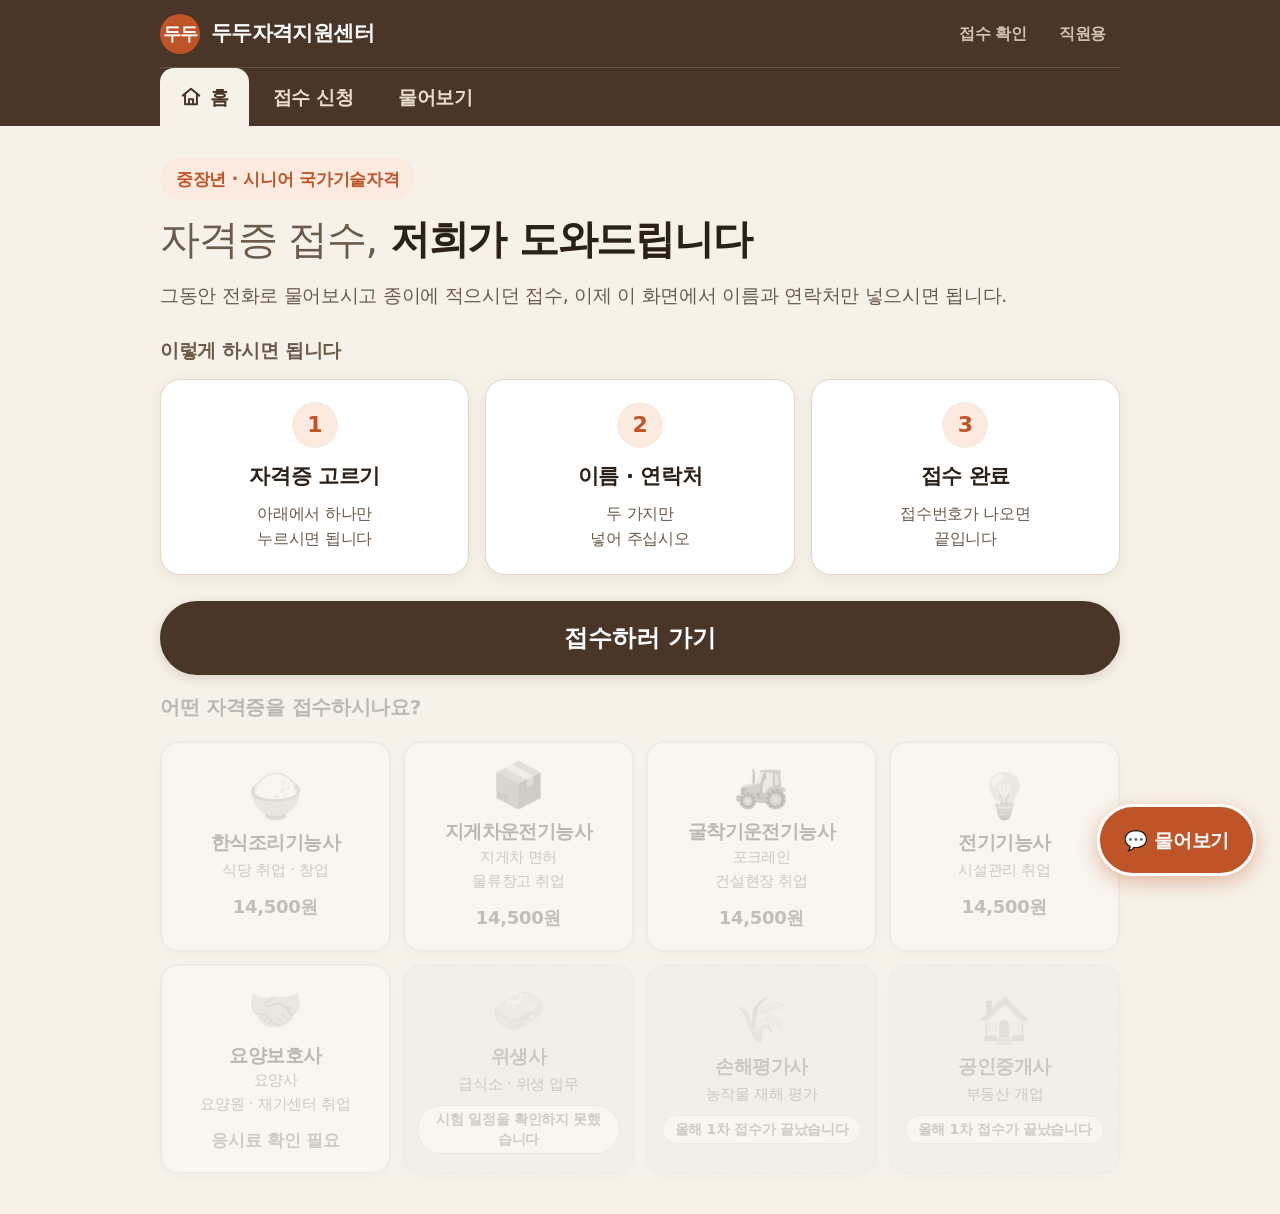
<file: starter/index.html>
<!DOCTYPE html>
<html lang="ko">
<head>
<meta charset="utf-8">
<meta name="viewport" content="width=device-width, initial-scale=1">
<title>두두자격지원센터</title>
<link rel="stylesheet" href="style.css">
</head>
<body>

<nav class="nav">
  <div class="nav-inner">

    <div class="nav-top">
      <a class="brand" href="index.html">
        <span class="logo-mark" aria-hidden="true">두두</span>
        <span class="logo-name">두두자격지원센터</span>
      </a>
      <ul class="util">
        <li><a href="check.html">접수 확인</a></li>
        <li><a href="admin/integrated.html">직원용</a></li>
      </ul>
    </div>

    <div class="nav-bottom">
      <a class="home on" href="index.html"><svg viewBox="0 0 24 24" fill="none" stroke="currentColor" stroke-width="2.2" stroke-linecap="round" stroke-linejoin="round" aria-hidden="true"><path d="M3 10.5 12 3l9 7.5"/><path d="M5.5 9.5V20h13V9.5"/><path d="M9.75 20v-5.5h4.5V20"/></svg> 홈</a>
      <ul class="menu">
        <li><a href="apply.html">접수 신청</a></li>
        <li><a href="faq.html">물어보기</a></li>
      </ul>
    </div>

  </div>
</nav>

<div class="wrap">

  <div class="hero">
    <p class="eyebrow">중장년 · 시니어 국가기술자격</p>
    <h1><span class="light">자격증 접수,</span> 저희가 도와드립니다</h1>
    <p class="lead">
      그동안 전화로 물어보시고 종이에 적으시던 접수,
      이제 이 화면에서 이름과 연락처만 넣으시면 됩니다.
    </p>
  </div>

  <p class="steps-title">이렇게 하시면 됩니다</p>

  <div class="steps">
    <div class="step">
      <span class="n">1</span>
      <span class="t">자격증 고르기</span>
      <span class="d">아래에서 하나만<br>누르시면 됩니다</span>
    </div>
    <div class="step">
      <span class="n">2</span>
      <span class="t">이름 · 연락처</span>
      <span class="d">두 가지만<br>넣어 주십시오</span>
    </div>
    <div class="step">
      <span class="n">3</span>
      <span class="t">접수 완료</span>
      <span class="d">접수번호가 나오면<br>끝입니다</span>
    </div>
  </div>

  <button type="button" class="btn start" id="start-btn">접수하러 가기</button>

  <div class="cert-zone locked" id="cert-zone">
    <p class="cert-title" id="cert-title">어떤 자격증을 접수하시나요?</p>
    <div class="cert-grid" id="cert-grid"></div>
    <p class="exit-hint">다른 곳을 누르시면 돌아갑니다</p>
  </div>

</div>

<a class="float-chat" href="faq.html">💬 물어보기</a>

<script src="certs.js"></script>
<script>
// 자격증 카드를 그립니다. 정보는 certs.js 한 곳에만 있습니다.
(function () {
  document.getElementById("cert-grid").innerHTML = CERTIFICATES.map(function (c) {
    const fee = c.fee
      ? '<span class="fe">' + c.fee + '</span>'
      : '<span class="fe na">응시료 확인 필요</span>';

    // 지금 접수할 수 없는 자격증은 흐리게 두고 이유를 적습니다.
    // 아예 숨기면 "그 자격증은 안 다루나?" 하고 전화하시게 됩니다.
    if (!c.open) {
      return '<div class="cert-link closed">' +
        '<span class="ico" aria-hidden="true">' + c.icon + '</span>' +
        '<span class="nm">' + c.name + (c.alias ? '<em>' + c.alias + '</em>' : '') + '</span>' +
        '<span class="why">' + c.why + '</span>' +
        '<span class="closed-tag">' + c.closed + '</span>' +
        '</div>';
    }

    return '<a class="cert-link" href="apply.html?cert=' + encodeURIComponent(c.name) + '">' +
      '<span class="ico" aria-hidden="true">' + c.icon + '</span>' +
      '<span class="nm">' + c.name + (c.alias ? '<em>' + c.alias + '</em>' : '') + '</span>' +
      '<span class="why">' + c.why + '</span>' +
      fee +
      '</a>';
  }).join("");
})();

// 「접수하러 가기」를 누르면 자격증 고르는 칸만 남기고 나머지를 흐리게 합니다.
// 한 번에 한 가지만 보이면 어디를 봐야 할지 헷갈리지 않으십니다.
// 바깥 여백을 누르시면 다시 원래대로 돌아옵니다.
(function () {
  const btn  = document.getElementById("start-btn");
  const zone = document.getElementById("cert-zone");
  const body = document.body;

  function openZone(smooth) {
    body.classList.add("focus-mode");
    zone.classList.remove("locked");
    zone.classList.add("open");
    zone.scrollIntoView({ behavior: smooth ? "smooth" : "auto", block: "center" });
  }
  function closeZone() {
    body.classList.remove("focus-mode");
    zone.classList.add("locked");
    zone.classList.remove("open");
  }

  btn.addEventListener("click", function (e) { e.stopPropagation(); openZone(true); });

  // 자격증 칸 바깥을 누르시면 빠져나옵니다.
  document.addEventListener("click", function (e) {
    if (!body.classList.contains("focus-mode")) return;
    if (zone.contains(e.target)) return;
    closeZone();
  });
  document.addEventListener("keydown", function (e) {
    if (e.key === "Escape") closeZone();
  });

  // 다른 화면에서 "자격증 고르러 가기"로 오시면 바로 열어 드립니다.
  if (new URLSearchParams(location.search).get("open") === "1") openZone(false);
})();
</script>

<script src="chat.js"></script>

</body>
</html>
</file>
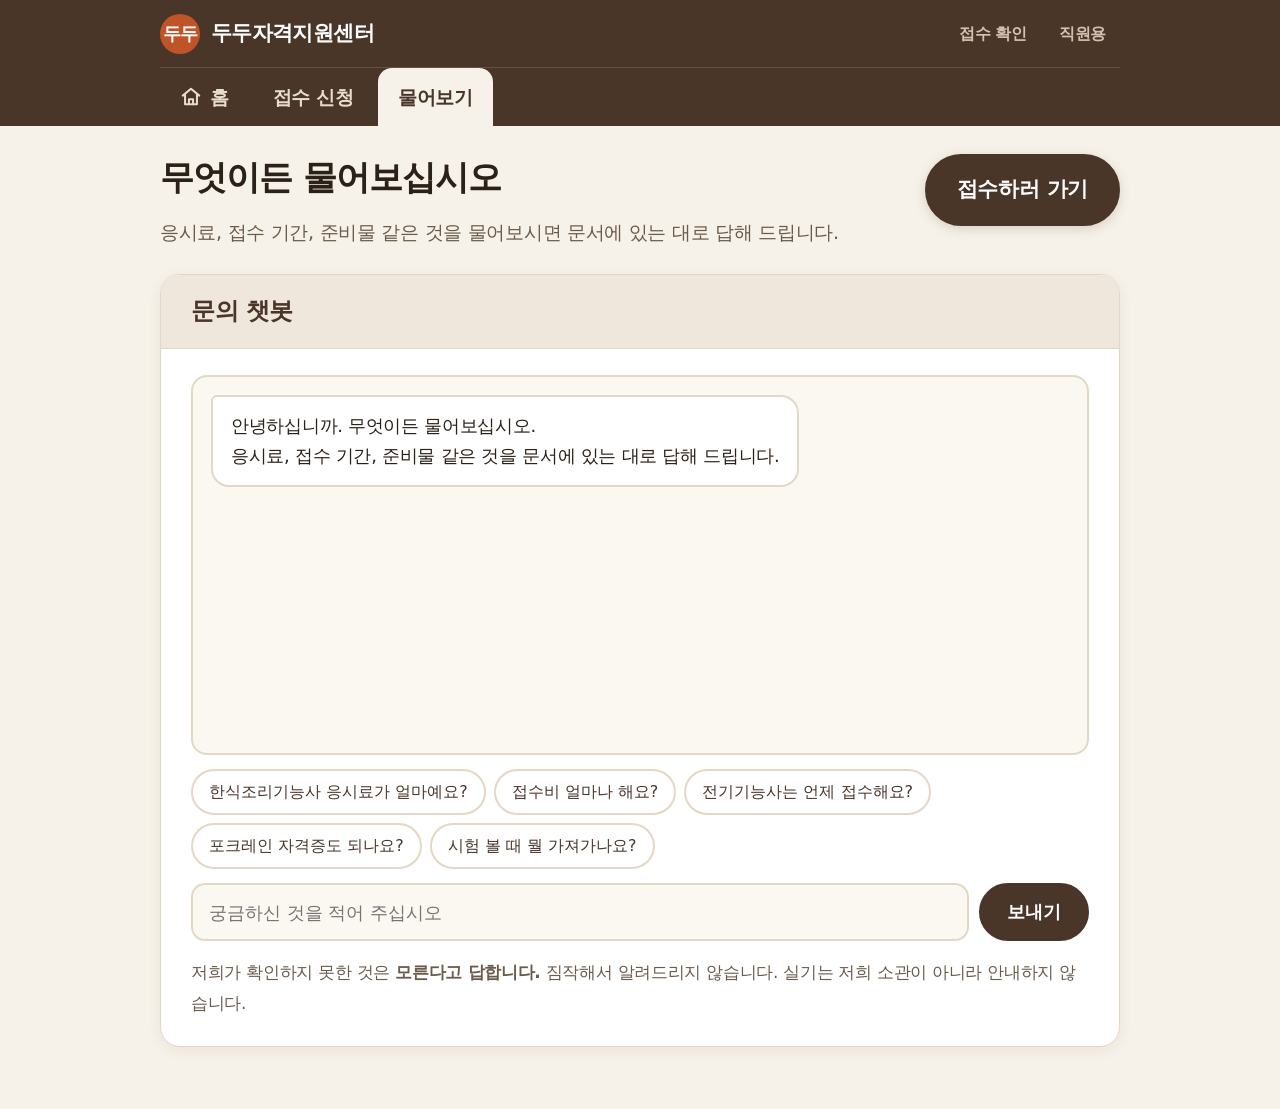
<file: starter/faq.html>
<!DOCTYPE html>
<html lang="ko">
<head>
<meta charset="utf-8">
<meta name="viewport" content="width=device-width, initial-scale=1">
<title>물어보기 · 두두자격지원센터</title>
<link rel="stylesheet" href="style.css">
</head>
<body>

<nav class="nav">
  <div class="nav-inner">

    <div class="nav-top">
      <a class="brand" href="index.html">
        <span class="logo-mark" aria-hidden="true">두두</span>
        <span class="logo-name">두두자격지원센터</span>
      </a>
      <ul class="util">
        <li><a href="check.html">접수 확인</a></li>
        <li><a href="admin/integrated.html">직원용</a></li>
      </ul>
    </div>

    <div class="nav-bottom">
      <a class="home" href="index.html"><svg viewBox="0 0 24 24" fill="none" stroke="currentColor" stroke-width="2.2" stroke-linecap="round" stroke-linejoin="round" aria-hidden="true"><path d="M3 10.5 12 3l9 7.5"/><path d="M5.5 9.5V20h13V9.5"/><path d="M9.75 20v-5.5h4.5V20"/></svg> 홈</a>
      <ul class="menu">
        <li><a href="apply.html">접수 신청</a></li>
        <li><a href="faq.html" class="on">물어보기</a></li>
      </ul>
    </div>

  </div>
</nav>

<div class="wrap">

  <div class="page-head">
    <div>
      <h1>무엇이든 물어보십시오</h1>
      <p class="lead" style="font-size:19px;color:var(--ink-soft);margin:0;">
        응시료, 접수 기간, 준비물 같은 것을 물어보시면 문서에 있는 대로 답해 드립니다.
      </p>
    </div>
    <a class="btn" href="index.html?open=1">접수하러 가기</a>
  </div>

  <div class="card">
    <h2>문의 챗봇</h2>
    <div id="page-chat"></div>
    <p class="help" style="margin-top:16px;">
      저희가 확인하지 못한 것은 <b>모른다고 답합니다.</b> 짐작해서 알려드리지 않습니다.
      실기는 저희 소관이 아니라 안내하지 않습니다.
    </p>
  </div>

</div>

<script src="chat.js"></script>

</body>
</html>
</file>
<file: starter/style.css>
/* =============================================================
   두두자격지원센터 — 공통 스타일 (시니어 접근성)

   [색을 이렇게 정한 이유]
   1. 배경을 순백이 아니라 베이지로.
      나이가 들면 수정체가 빛을 흩어뜨려 순백 화면이 눈부십니다.
   2. 글자를 순검정이 아니라 따뜻한 진갈색으로.
      순검정+순백은 대비가 지나쳐 글자가 번져 보입니다. 대비 13:1로 충분합니다.
   3. 파랑 계열을 쓰지 않습니다.
      나이가 들면 수정체가 누레져 파랑·보라 구분이 어려워집니다.
      진갈색(주요) + 테라코타(강조) 두 색만 씁니다.
   4. 색만으로 뜻을 나타내지 않습니다.
      고른 카드는 색 + 두꺼운 테두리 + "✔ 선택됨" 글자, 세 가지로 표시합니다.
   5. 모서리를 둥글게, 그림자를 옅게.
      각진 검정 테두리는 답답해 보이고, 경계는 그림자로도 충분히 구분됩니다.

   근거: 이용자 50대 41% / 60대 38% / 70대 이상 14%
   ============================================================= */

:root {
  --bg:         #F7F2E9;   /* 베이지 */
  --bg-2:       #FBF8F2;
  --card:       #FFFFFF;
  --band:       #EFE7D9;

  --ink:        #2B2118;   /* 본문 (배경 대비 13.4:1) */
  --ink-soft:   #6B5B4B;   /* 보조 (대비 5.6:1) */

  --brand:      #4A3529;   /* 진갈색 — 메뉴바, 주요 버튼 (흰 글씨 대비 10.1:1) */
  --brand-2:    #33241B;
  --brand-pale: #F0E7DC;

  --accent:     #BE5427;   /* 테라코타 — 강조, 현재 위치 */
  --accent-pale:#FAEADF;

  --ok:         #2F6B4F;   /* 짙은 초록 — 제대로 넣으셨을 때 (배경 대비 5.6:1) */

  --line:       #E3D8C6;
  --gray:       #9C8C7A;   /* 흐린 글씨 — 선택사항 표시 등 */
}

* { box-sizing: border-box; }

body {
  font-family: "Pretendard", -apple-system, system-ui, "Apple SD Gothic Neo", "Malgun Gothic", sans-serif;
  font-size: 20px;
  line-height: 1.8;
  letter-spacing: -0.015em;
  color: var(--ink);
  background: var(--bg);
  margin: 0;
  padding: 0 0 40px;
  -webkit-font-smoothing: antialiased;
}

.wrap { max-width: 1000px; margin: 0 auto; padding: 0 20px; }

h1 { font-size: 34px; line-height: 1.4; margin: 0 0 14px; letter-spacing: -0.03em; }
h2 { font-size: 26px; line-height: 1.4; margin: 40px 0 16px; letter-spacing: -0.02em; }
h3 { font-size: 22px; margin: 24px 0 8px; }
p  { margin: 0 0 14px; }
b, strong { font-weight: 700; }
a { color: var(--brand); }

a:focus-visible, button:focus-visible, input:focus-visible, textarea:focus-visible {
  outline: 4px solid var(--accent); outline-offset: 3px; border-radius: 4px;
}


/* ---------- 맨 위 메뉴바 ----------
   두 줄입니다.
     윗줄 — 로고(왼쪽) · 접수 확인 · 직원용(오른쪽)
     아랫줄 — 홈 · 접수 신청 · 물어보기
   화면마다 높이가 같아야 옮겨 다닐 때 화면이 튀지 않습니다. */

.nav { background: var(--brand); }
.nav-inner { max-width: 1000px; margin: 0 auto; padding: 0 20px; }

/* 윗줄 */
.nav-top {
  display: flex; align-items: center; justify-content: space-between;
  gap: 16px; padding: 12px 0 10px; flex-wrap: wrap;
  border-bottom: 1px solid rgba(255,255,255,.14);
}
.nav .brand { display: inline-flex; align-items: center; gap: 11px; text-decoration: none; }
.logo-mark {
  width: 40px; height: 40px; border-radius: 50%;
  background: var(--accent); color: #fff;
  display: inline-flex; align-items: center; justify-content: center;
  font-size: 18px; font-weight: 800; letter-spacing: -0.05em; flex: 0 0 40px;
}
.logo-name { font-size: 21px; font-weight: 800; color: #fff; letter-spacing: -0.03em; }

.nav .util { display: flex; list-style: none; margin: 0; padding: 0; gap: 4px; }
.nav .util a {
  display: inline-flex; align-items: center; font-size: 16px; font-weight: 600;
  color: #D3C1AF; text-decoration: none; padding: 8px 14px; border-radius: 999px;
}
.nav .util a:hover { background: var(--brand-2); color: #fff; }
.nav .util a.on { background: var(--bg); color: var(--brand); font-weight: 800; }

/* 아랫줄 */
.nav-bottom { display: flex; align-items: stretch; gap: 4px; flex-wrap: wrap; }
.nav-bottom a {
  display: inline-flex; align-items: center; gap: 8px;
  font-size: 19px; font-weight: 600; color: #E8DCCF; text-decoration: none;
  padding: 0 20px; min-height: 58px; border-radius: 14px 14px 0 0;
}
.nav-bottom a:hover { background: var(--brand-2); color: #fff; }
.nav-bottom a.on { color: var(--brand); background: var(--bg); font-weight: 800; }
.nav-bottom .home svg { width: 22px; height: 22px; }
.nav .menu { display: flex; list-style: none; margin: 0; padding: 0; gap: 4px; }

.nav + * { margin-top: 0; }
.wrap { padding-top: 28px; }

@media (max-width: 640px) {
  .logo-name { font-size: 18px; }
  .nav-bottom a { padding: 0 14px; font-size: 18px; min-height: 52px; }
  .nav .util a { font-size: 15px; padding: 7px 12px; }
}

/* ---------- 카드 ---------- */

.card {
  background: var(--card);
  border: 1px solid var(--line);
  border-radius: 20px;
  box-shadow: 0 3px 14px rgba(74, 53, 41, .08);
  margin-bottom: 22px;
  padding: 0 30px 28px;
  overflow: hidden;
}
.card h2 {
  background: var(--brand-pale); color: var(--brand);
  margin: 0 -30px 26px; padding: 20px 30px;
  font-size: 24px; font-weight: 800;
  border-bottom: 1px solid var(--line);
}
.card > *:last-child { margin-bottom: 0; }

.step-no {
  display: inline-flex; align-items: center; justify-content: center;
  width: 38px; height: 38px; border-radius: 50%;
  background: var(--accent); color: #fff;
  font-size: 20px; font-weight: 800; margin-right: 10px; vertical-align: -8px;
}

.notice {
  background: var(--accent-pale);
  border: 1px solid #EBC9B2;
  border-left: 8px solid var(--accent);
  border-radius: 14px;
  padding: 14px 20px; margin: 22px 0 0; font-weight: 600; font-size: 18px;
}


/* ---------- 자격증 고르는 카드 ---------- */

.cards { display: grid; grid-template-columns: repeat(auto-fill, minmax(320px, 1fr)); gap: 14px; }

.pick {
  display: block; width: 100%; text-align: left;
  font-family: inherit; font-size: 20px; color: var(--ink); background: var(--card);
  border: 2px solid var(--line); border-radius: 16px;
  padding: 20px; cursor: pointer;
  box-shadow: 0 2px 8px rgba(74, 53, 41, .05);
  transition: border-color .12s, background .12s;
}
.pick:hover { border-color: var(--accent); background: #FFFCF8; }

/* 고른 것: ① 두꺼운 테라코타 테두리 ② 옅은 배경 ③ "✔ 선택됨" 글자 */
.pick.on {
  border: 5px solid var(--accent); background: var(--accent-pale); padding: 17px;
  box-shadow: 0 4px 16px rgba(190, 84, 39, .18);
}

.pick .cert-name { font-size: 25px; font-weight: 800; display: block; letter-spacing: -0.03em; }
.pick .cert-info { font-size: 17px; color: var(--ink-soft); display: block; margin-top: 4px; }
.pick .cert-fee  { font-size: 21px; font-weight: 800; display: block; margin-top: 12px; color: var(--brand); }
.pick .cert-note {
  font-size: 17px; display: block; margin-top: 12px; padding-top: 12px;
  border-top: 1px solid var(--line); color: var(--accent); font-weight: 600;
}
.pick .picked { display: none; font-size: 20px; font-weight: 800; margin-top: 14px; color: var(--accent); }
.pick.on .picked { display: block; }


/* ---------- 입력칸 ---------- */

label { display: block; font-size: 22px; font-weight: 700; margin: 28px 0 8px; }
.optional { font-weight: 400; font-size: 18px; color: var(--ink-soft); }

input, textarea {
  width: 100%; font-family: inherit; font-size: 21px;
  padding: 16px 18px; min-height: 62px;
  border: 2px solid var(--line); border-radius: 14px;
  background: var(--bg-2); color: var(--ink);
}
textarea { min-height: 104px; }
input:focus, textarea:focus { border-color: var(--accent); background: #fff; }

/* 「여기를 채워 주십시오」 상자 안에서는 바깥 테두리 하나만 보이게 합니다.
   안팎이 둘 다 켜지면 테두리가 이중으로 보여 헷갈리십니다. */
.field.next-up input,
.field.next-up textarea,
.field.next-up input:focus,
.field.next-up textarea:focus { border-color: var(--line); background: var(--card); }

/* 키보드로 옮겨 다닐 때 생기는 초점 표시도 끕니다.
   바깥 상자가 이미 "여기입니다"를 보여 주고 있어서,
   안쪽에 하나 더 그리면 테두리가 이중으로 보입니다. */
.field.next-up input:focus-visible,
.field.next-up textarea:focus-visible { outline: none; }

.help { font-size: 17px; color: var(--ink-soft); margin: 8px 0 0; }


/* ---------- 버튼 ---------- */

.btn {
  display: inline-flex; align-items: center; justify-content: center;
  text-decoration: none; font-family: inherit;
  font-size: 21px; font-weight: 700;
  padding: 15px 30px; min-height: 60px; border-radius: 999px;
  color: #fff; background: var(--brand); border: 2px solid var(--brand); cursor: pointer;
  box-shadow: 0 3px 12px rgba(74, 53, 41, .18);
}
.btn:hover { background: var(--brand-2); border-color: var(--brand-2); }
.btn.ghost { color: var(--brand); background: var(--card); box-shadow: 0 2px 8px rgba(74,53,41,.08); }
.btn.ghost:hover { background: var(--brand-pale); }
.btn.wide { width: 100%; margin-top: 36px; font-size: 24px; min-height: 74px; }
.btn:disabled { background: var(--gray); border-color: var(--gray); box-shadow: none; cursor: default; }

.btn-row { display: flex; gap: 12px; flex-wrap: wrap; margin: 0 0 26px; }


/* ---------- 안내 문구 ---------- */

#msg { font-size: 20px; font-weight: 700; margin: 22px 0 0; }
#msg.warn {
  background: var(--accent-pale); border: 1px solid #EBC9B2;
  border-left: 8px solid var(--accent); border-radius: 14px;
  padding: 18px 22px; color: var(--ink);
}


/* ---------- 접수 완료 ---------- */

#done {
  background: var(--card); border: 2px solid var(--accent); border-radius: 20px;
  padding: 0 24px 22px; margin-top: 22px; overflow: hidden;
  box-shadow: 0 4px 18px rgba(190, 84, 39, .14);
}
#done h2 {
  background: var(--accent); color: #fff; margin: 0 -24px 20px;
  padding: 15px 24px; border: none; font-size: 21px;
}

/* 접수번호와 안내를 한 줄에 나란히 — 세로 길이를 줄입니다 */
#done .done-top { display: flex; align-items: center; gap: 20px; flex-wrap: wrap; }
#done .done-top .lbl { font-size: 15px; color: var(--ink-soft); }
#done .num {
  font-size: 46px; font-weight: 800; color: var(--accent);
  line-height: 1; margin: 0;
}
#done .say { margin: 0; font-size: 17px; font-weight: 600; flex: 1 1 240px; line-height: 1.5; }
#done .say .help { font-weight: 400; font-size: 15px; }

#done dl {
  margin: 18px 0 0; padding-top: 16px; border-top: 1px solid var(--line);
  display: grid; grid-template-columns: auto 1fr; gap: 6px 16px; align-items: baseline;
}
#done dt { font-weight: 600; margin: 0; color: var(--ink-soft); font-size: 15px; white-space: nowrap; }
#done dd { margin: 0; font-size: 18px; font-weight: 600; }


/* ---------- 목록 ---------- */

.list { list-style: none; padding: 0; margin: 0; }
.list li { border-bottom: 1px solid var(--line); padding: 16px 0; }
.list li:last-child { border-bottom: none; padding-bottom: 0; }


/* ---------- 맨 아래 ---------- */

.foot {
  background: var(--band); border-radius: 20px;
  margin-top: 52px; padding: 24px 26px; font-size: 17px; color: var(--ink-soft);
}


/* =============================================================
   홈 화면
   ============================================================= */

.hero { padding: 4px 0 0; }
.hero .eyebrow {
  display: inline-block; font-size: 17px; font-weight: 700; color: var(--accent);
  background: var(--accent-pale); border-radius: 999px; padding: 6px 16px; margin: 0 0 14px;
}
.hero h1 { font-size: 40px; line-height: 1.28; margin: 0 0 14px; }
.hero h1 .light { font-weight: 400; color: var(--ink-soft); }
.hero .lead { font-size: 19px; color: var(--ink-soft); margin: 0 0 22px; line-height: 1.65; }

.steps-title { font-size: 19px; font-weight: 700; margin: 0 0 12px; color: var(--ink-soft); }

.steps { display: grid; grid-template-columns: repeat(3, 1fr); gap: 16px; }
.step {
  background: var(--card); border: 1px solid var(--line); border-radius: 20px;
  box-shadow: 0 3px 14px rgba(74, 53, 41, .08);
  padding: 22px 18px; text-align: center;
}
.step .n {
  display: inline-flex; align-items: center; justify-content: center;
  width: 46px; height: 46px; border-radius: 50%;
  background: var(--accent-pale); color: var(--accent);
  font-size: 22px; font-weight: 800; margin-bottom: 10px;
}
.step .t { font-size: 21px; font-weight: 800; display: block; margin-bottom: 6px; letter-spacing: -0.02em; }
.step .d { font-size: 16px; color: var(--ink-soft); display: block; line-height: 1.55; }


/* ---------- 화면이 좁을 때 ---------- */

@media (max-width: 640px) {
  body { font-size: 19px; }
  .hero h1 { font-size: 30px; }
  .steps { grid-template-columns: 1fr; gap: 12px; }
  .step { display: flex; align-items: center; gap: 18px; text-align: left; padding: 22px; }
  .step .n { margin-bottom: 0; flex: 0 0 52px; }
  .nav-inner { min-height: 0; padding: 6px 12px; }
  .nav a { min-height: 54px; padding: 0 14px; font-size: 18px; }
  .nav .util { margin-left: 0; width: 100%; }
  .card { padding: 0 20px 22px; }
  .card h2 { margin: 0 -20px 20px; padding: 17px 20px; font-size: 22px; }
}


/* =============================================================
   홈 — 자격증 고르기
   아이콘을 크게 넣은 이유: 글자를 읽기 전에 그림으로 먼저 알아보시게.
   ============================================================= */

.cert-title { font-size: 20px; font-weight: 700; margin: 6px 0 16px; color: var(--ink); }

.cert-grid {
  display: grid; grid-template-columns: repeat(4, 1fr); gap: 12px;
}
@media (max-width: 1000px) { .cert-grid { grid-template-columns: repeat(2, 1fr); } }

.cert-link {
  display: flex; flex-direction: column; align-items: center; text-align: center;
  background: var(--card); border: 2px solid var(--line); border-radius: 18px;
  box-shadow: 0 3px 12px rgba(74, 53, 41, .07);
  padding: 18px 12px 16px; text-decoration: none; color: var(--ink);
  min-height: 190px; justify-content: center;
  transition: border-color .12s, transform .12s, box-shadow .12s;
}
.cert-link:hover {
  border-color: var(--accent); transform: translateY(-2px);
  box-shadow: 0 6px 18px rgba(190, 84, 39, .18);
}
.cert-link .ico { font-size: 44px; line-height: 1.1; margin-bottom: 10px; }
.cert-link .nm  { font-size: 19px; font-weight: 800; letter-spacing: -0.03em; line-height: 1.35; }
.cert-link .why { font-size: 15px; color: var(--ink-soft); margin-top: 4px; line-height: 1.4; }
.cert-link .fe  {
  font-size: 18px; color: var(--brand); font-weight: 700; margin-top: 10px;
}

/* 지금 접수할 수 없는 자격증 */
.cert-link.closed { cursor: default; background: var(--band); border-style: dashed; }
.cert-link.closed:hover { transform: none; border-color: var(--line); box-shadow: 0 3px 12px rgba(74,53,41,.07); }
.cert-link.closed .ico { filter: grayscale(1); opacity: .5; }
.cert-link.closed .nm, .cert-link.closed .why { color: var(--ink-soft); }
.cert-link .closed-tag {
  display: inline-block; margin-top: 10px; font-size: 14px; font-weight: 700;
  background: var(--card); color: var(--accent);
  border: 1px solid #EBC9B2; border-radius: 999px; padding: 4px 12px; line-height: 1.4;
}
.cert-link .fe.na { color: var(--ink-soft); font-weight: 600; font-size: 17px; }
.cert-link .fe.na { color: var(--accent); font-weight: 600; }

@media (max-width: 900px) { .cert-grid { grid-template-columns: repeat(2, 1fr); } }


/* ---------- 오른쪽 아래 따라다니는 챗봇 버튼 ---------- */
/* 테라코타를 쓴 이유: 나머지가 전부 진갈색이라 혼자 눈에 띕니다. */

.float-chat {
  position: fixed; right: 24px; bottom: 24px; z-index: 50;
  display: inline-flex; align-items: center; gap: 8px;
  font-family: inherit; font-size: 19px; font-weight: 700;
  padding: 16px 24px; min-height: 60px; border-radius: 999px;
  color: #fff; background: var(--accent); border: 3px solid #fff;
  text-decoration: none; cursor: pointer;
  box-shadow: 0 6px 20px rgba(190, 84, 39, .38);
}
.float-chat:hover { background: #9C4420; }

@media (max-width: 640px) {
  .float-chat { right: 14px; bottom: 14px; padding: 14px 18px; font-size: 18px; }
}


/* ---------- 고르신 자격증 요약 ---------- */
.summary {
  background: var(--brand-pale); border: 2px solid var(--line); border-radius: 16px;
  padding: 18px 22px; margin: 4px 0 8px;
}
.summary .lbl { font-size: 16px; color: var(--ink-soft); display: block; }
.summary .cert { font-size: 24px; font-weight: 800; display: block; margin: 2px 0 8px; }
.summary .fee  { font-size: 22px; font-weight: 800; color: var(--brand); }
.summary .fee.na { color: var(--accent); font-size: 19px; }
.summary .sub  { font-size: 16px; color: var(--ink-soft); display: block; margin-bottom: 8px; }
.summary .note {
  display: block; font-size: 16px; color: var(--accent); font-weight: 600;
  margin-top: 10px; padding-top: 10px; border-top: 1px solid var(--line);
}
.summary { position: relative; padding-right: 150px; }
.summary .change {
  position: absolute; top: 18px; right: 20px;
  font-size: 16px; color: var(--ink-soft); text-decoration: underline;
  background: var(--card); border: 1px solid var(--line); border-radius: 999px;
  padding: 8px 16px; white-space: nowrap;
}
.summary .change:hover { border-color: var(--accent); color: var(--accent); }

/* '여기를 채워 주십시오' 표가 요약 상자와 겹치지 않게
   이름 칸 위에 여유를 둡니다. */


/* ---------- 동의 ---------- */
label.agree {
  display: flex; align-items: flex-start; gap: 12px;
  font-size: 20px; font-weight: 400; margin: 22px 0 0; cursor: pointer;
}
label.agree input { width: 28px; height: 28px; min-height: 0; flex: 0 0 28px; margin-top: 4px; accent-color: var(--accent); }
.agree-body {
  border-left: 4px solid var(--line); margin: 10px 0 0 40px; padding: 4px 0 4px 16px;
  font-size: 17px; color: var(--ink-soft);
}
.agree-body p { margin: 0 0 6px; }
.unknown {
  display: inline-block; background: var(--accent-pale); color: var(--accent);
  border-radius: 8px; padding: 1px 10px; font-weight: 700; font-size: 16px;
}
.prep {
  background: var(--bg); border-radius: 14px; padding: 16px 20px; margin-top: 24px;
  font-size: 17px;
}
.prep p { margin: 0 0 6px; }


/* ---------- 모달 ---------- */
.__unused
.modal {
  position: fixed; inset: 0; z-index: 100;
  background: rgba(43, 33, 24, .55);
  display: flex; align-items: center; justify-content: center; padding: 20px;
}
.modal-box {
  background: var(--card); border-radius: 22px; max-width: 520px; width: 100%;
  padding: 30px; box-shadow: 0 12px 40px rgba(43, 33, 24, .35);
  max-height: 90vh; overflow-y: auto;
}
.modal-box h2 {
  margin: 0 0 16px; font-size: 26px; padding-bottom: 14px;
  border-bottom: 3px solid var(--accent);
}
.modal-box .list li { font-size: 19px; }
.modal-warn {
  background: var(--accent-pale); border-left: 8px solid var(--accent);
  border-radius: 12px; padding: 14px 18px; margin: 20px 0 0; font-size: 17px;
}
.modal-box .btn.wide { margin-top: 22px; }


/* ---------- 완료 화면 안의 다음 안내 ---------- */
.done-next {
  background: var(--accent-pale); border: 1px solid #EBC9B2; border-radius: 14px;
  padding: 14px 18px; margin-top: 18px;
}
.done-next .dn-title { font-size: 17px; line-height: 1.5; margin: 0 0 6px; }
.done-next .dn-spec  { font-size: 16px; font-weight: 600; margin: 0 0 6px; line-height: 1.5; }
.done-next .dn-warn  { font-size: 14px; color: var(--ink-soft); margin: 0; line-height: 1.5; }


/* ---------- 동의 상자 ---------- */
.agree-box {
  background: var(--bg); border: 2px solid var(--line); border-radius: 16px;
  padding: 20px 24px 24px; margin-top: 6px;
}
.agree-lead { font-size: 18px; color: var(--ink-soft); margin: 0 0 6px; }
label.agree {
  background: var(--card); border: 2px solid var(--line); border-radius: 14px;
  padding: 16px 18px; margin: 14px 0 0; align-items: center;
}
label.agree:hover { border-color: var(--accent); }
/* 체크되면 확실히 표시 — 색 + 테두리 + 체크박스 색, 세 가지 */
label.agree.done { border-color: var(--accent); background: var(--accent-pale); }
.agree-body { margin: 10px 0 0 18px; }


/* =============================================================
   다음에 하실 차례를 알려 주는 표시
   어르신이 "이제 뭘 해야 하나" 찾지 않으시도록,
   지금 채우실 곳 하나에만 테라코타 테두리와 "여기" 표를 붙입니다.
   ============================================================= */

.field { border-radius: 16px; padding: 4px; margin: 30px -4px 0; position: relative; }

.next-up {
  /* 표(::before)가 이 요소를 기준으로 붙게 합니다.
     이게 없으면 표가 화면 맨 위 오른쪽으로 날아갑니다. */
  position: relative;
  outline: 4px solid var(--accent);
  outline-offset: 2px;
  border-radius: 16px;
  animation: nudge 1.6s ease-in-out infinite;
}
.next-up::before {
  content: "여기를 채워 주십시오";
  position: absolute; top: -14px; right: 14px; left: auto; z-index: 3;
  background: var(--accent); color: #fff;
  font-size: 15px; font-weight: 700; border-radius: 999px; padding: 3px 14px;
  white-space: nowrap;
}
#send-btn.next-up::before { content: "누르시면 접수됩니다"; top: -13px; right: 20px; left: auto; }
#agree-box.next-up::before { content: "두 가지에 체크해 주십시오"; }
#f-cert.next-up::before { content: "하나를 골라 주십시오"; }

@keyframes nudge {
  0%, 100% { outline-color: var(--accent); }
  50%      { outline-color: #EBC9B2; }
}
@media (prefers-reduced-motion: reduce) {
  .next-up { animation: none; }
}

#send-btn { position: relative; }


/* ---------- 홈: 접수하러 가기 버튼 ---------- */
.btn.start {
  width: 100%; margin: 26px 0 8px;
  font-size: 24px; min-height: 74px;
}

/* 누르기 전에는 자격증 칸을 흐리게 — 한 번에 한 가지만 보시게 */
.cert-zone { transition: opacity .25s; }
.cert-zone.locked { opacity: .28; pointer-events: none; user-select: none; filter: grayscale(1); }

/* 누르면 선명해지면서 테두리로 "여기입니다" 표시 */
.cert-zone.open {
  position: relative; border-radius: 20px; padding: 14px; margin: 0 -14px;
  outline: 4px solid var(--accent); outline-offset: 2px;
  animation: nudge 1.6s ease-in-out infinite;
}
.cert-zone.open::before {
  content: "하나를 골라 주십시오";
  position: absolute; top: -14px; right: 20px; left: auto; z-index: 2;
  background: var(--accent); color: #fff;
  font-size: 15px; font-weight: 700; border-radius: 999px; padding: 3px 14px;
}
.cert-zone.open .cert-title { margin-top: 6px; }

/* 자격증을 고르실 때는 위쪽을 흐리게 해서 여기에만 집중하시게 합니다.
   바깥 여백을 누르시면 다시 원래대로 돌아옵니다. */
body.focus-mode .hero,
body.focus-mode .steps-title,
body.focus-mode .steps,
body.focus-mode .btn.start {
  opacity: .2; pointer-events: none; transition: opacity .25s;
}
body.focus-mode .cert-zone.open { background: var(--card); }

.cert-zone.open .exit-hint {
  display: block; text-align: center; font-size: 16px;
  color: var(--ink-soft); margin: 14px 0 0;
}
.exit-hint { display: none; }


/* 어르신이 쓰시는 다른 이름 (포크레인 등) */
.cert-link .nm em {
  display: block; font-style: normal; font-size: 15px;
  font-weight: 500; color: var(--ink-soft); margin-top: 2px;
}




/* ---------- 접수 확인 결과 ---------- */
.found { border: 2px solid var(--line); border-radius: 16px; padding: 18px 22px; margin-bottom: 14px; }
.found + .found { margin-top: 0; }
.found-top { display: flex; align-items: center; gap: 14px; flex-wrap: wrap; margin-bottom: 14px; }
.found-top .lbl { font-size: 15px; color: var(--ink-soft); }
.found-top .num { font-size: 34px; font-weight: 800; color: var(--accent); line-height: 1; }
.found-top .state {
  margin-left: auto; font-size: 15px; font-weight: 700;
  background: var(--accent-pale); color: var(--accent);
  border-radius: 999px; padding: 6px 16px;
}
.found dl {
  margin: 0; display: grid; grid-template-columns: auto 1fr; gap: 6px 16px; align-items: baseline;
}
.found dt { font-size: 15px; color: var(--ink-soft); font-weight: 600; white-space: nowrap; margin: 0; }
.found dd { font-size: 18px; font-weight: 600; margin: 0; }


/* 결과가 나타날 때 잠깐 테두리를 밝혀 눈에 띄게 */
/* ---------- 결과 모달 ---------- */
.modal {
  position: fixed; inset: 0; z-index: 100;
  background: rgba(43, 33, 24, .6);
  display: flex; align-items: center; justify-content: center; padding: 20px;
}
.modal[hidden] { display: none; }
.modal-box {
  position: relative; background: var(--card); border-radius: 22px;
  max-width: 560px; width: 100%; padding: 28px;
  box-shadow: 0 14px 44px rgba(43, 33, 24, .4);
  max-height: 88vh; overflow-y: auto;
}
.modal-box h2 {
  margin: 0 0 18px; font-size: 24px; padding-bottom: 14px;
  border-bottom: 3px solid var(--accent); background: none; color: var(--ink);
}
.modal-close {
  position: absolute; top: 16px; right: 16px;
  width: 44px; height: 44px; min-height: 44px; border-radius: 50%;
  border: 2px solid var(--line); background: var(--card); color: var(--ink-soft);
  font-size: 19px; cursor: pointer; padding: 0;
}
.modal-close:hover { border-color: var(--accent); color: var(--accent); }
.modal-box .btn.wide { margin-top: 20px; }


/* =============================================================
   문의 챗봇
   ============================================================= */

.chat-log {
  background: var(--bg-2); border: 2px solid var(--line); border-radius: 16px;
  padding: 18px; height: 380px; overflow-y: auto;
}
.msg { display: flex; margin-bottom: 14px; }
.msg.me { justify-content: flex-end; }
.msg .bubble {
  max-width: 82%; border-radius: 18px; padding: 14px 18px;
  font-size: 18px; line-height: 1.65; white-space: normal;
}
.msg.bot .bubble { background: var(--card); border: 2px solid var(--line); border-top-left-radius: 6px; }
.msg.me  .bubble { background: var(--brand); color: #fff; border-top-right-radius: 6px; }
.msg .src { display: block; margin-top: 10px; padding-top: 8px;
            border-top: 1px solid var(--line); font-size: 14px; color: var(--ink-soft); }

.chat-ex { display: flex; flex-wrap: wrap; gap: 8px; margin: 14px 0 0; }
.chat-ex .ex {
  font-family: inherit; font-size: 16px; color: var(--brand); background: var(--card);
  border: 2px solid var(--line); border-radius: 999px; padding: 10px 16px;
  min-height: 46px; cursor: pointer;
}
.chat-ex .ex:hover { border-color: var(--accent); color: var(--accent); }

.chat-in { display: flex; gap: 10px; margin-top: 14px; }
.chat-in input { flex: 1; font-size: 18px; padding: 14px 16px; min-height: 58px; }
.chat-in button {
  font-family: inherit; font-size: 18px; font-weight: 700;
  padding: 14px 26px; min-height: 58px; border-radius: 999px;
  color: #fff; background: var(--brand); border: 2px solid var(--brand); cursor: pointer;
}
.chat-in button:disabled { background: var(--gray); border-color: var(--gray); }


/* ---------- 오른쪽 아래 떠 있는 창 ---------- */

.chat-modal {
  position: fixed; inset: 0; z-index: 200;
  background: rgba(43, 33, 24, .55);
  display: flex; align-items: flex-end; justify-content: flex-end; padding: 20px;
}
.chat-modal[hidden] { display: none; }
.chat-box {
  background: var(--bg); border-radius: 22px; width: 100%; max-width: 520px;
  box-shadow: 0 14px 44px rgba(43, 33, 24, .4); overflow: hidden;
  display: flex; flex-direction: column; max-height: 86vh;
}
.chat-top {
  background: var(--brand); color: #fff; padding: 16px 20px;
  display: flex; align-items: center; gap: 12px; font-size: 19px;
}
.chat-close {
  margin-left: auto; width: 40px; height: 40px; border-radius: 50%;
  background: transparent; color: #fff; border: 2px solid rgba(255,255,255,.5);
  font-size: 17px; cursor: pointer; padding: 0;
}
.chat-close:hover { background: var(--brand-2); }
.chat-body { padding: 18px 20px 20px; overflow-y: auto; }
.chat-body .chat-log { height: 300px; }

@media (max-width: 640px) {
  .chat-modal { padding: 0; align-items: stretch; }
  .chat-box { max-width: none; border-radius: 0; max-height: 100vh; }
  .chat-body .chat-log { height: 46vh; }
}


/* ---------- 제목 옆에 버튼 ---------- */
.page-head { display: flex; align-items: flex-start; gap: 20px; margin-bottom: 24px; flex-wrap: wrap; }
.page-head > div { flex: 1 1 300px; }
.page-head .btn { flex: 0 0 auto; }

/* ---------- 접수 완료 버튼 세 개 ---------- */
.done-btns { margin: 22px 0 0; }
.done-btns .btn { font-size: 19px; padding: 14px 24px; min-height: 58px; }

/* ---------- 인쇄할 때 ---------- */
@media print {
  .nav, .float-chat, .done-btns, .notice, .chat-modal { display: none !important; }
  /* 접수 확인 모달은 안의 내용만 종이에 나오게 합니다 */
  .modal { position: static; background: none; padding: 0; display: block; }
  .modal-box { box-shadow: none; max-height: none; border: 2px solid #000; }
  .modal-close, .modal-box .btn { display: none !important; }
  .wrap > .card { display: none; }
  body { background: #fff; padding: 0; font-size: 14pt; }
  #done { border: 2px solid #000; box-shadow: none; page-break-inside: avoid; }
  #done h2 { background: #fff; color: #000; border-bottom: 2px solid #000; }
  #done .num { color: #000; }
  .done-next { background: #fff; border: 1px solid #000; }
}


/* ---------- 칸 바로 아래 안내 ----------
   버튼 옆 한 곳에만 안내를 띄우면 화면 아래라 못 보십니다.
   잘못된 칸 바로 밑에 띄워야 어디가 문제인지 바로 아십니다. */
.err {
  background: var(--accent-pale); border: 2px solid var(--accent);
  border-radius: 12px; padding: 12px 16px; margin: 10px 0 0;
  font-size: 18px; font-weight: 700; color: var(--ink);
}
.err[hidden] { display: none; }
.field.bad input, .field.bad textarea { border-color: var(--accent); }

/* 제대로 넣으셨을 때 —— 2026-08-21 추가.
   전에는 "틀렸다"만 알려 드리고 "됐다"는 알려 드리지 않았습니다.
   그래서 다 넣으신 뒤에도 "이게 맞나" 하고 다시 보셔야 했습니다.
   오류처럼 상자로 두르지 않습니다. 잘된 것이 눈에 더 띄면 안 됩니다. */
.ok {
  margin: 10px 0 0; padding: 0 2px;
  font-size: 18px; font-weight: 700; color: var(--ok, #2F6B4F);
  line-height: 1.5;
}
.ok[hidden]   { display: none; }
.help[hidden] { display: none; }

/* 동의 상자도 다른 칸과 같이 틀린 곳이 눈에 보이게 합니다. */
.agree-box.bad { outline: 2px solid var(--accent); outline-offset: 4px; border-radius: 16px; }


/* =============================================================
   휴대폰 화면 정리
   글자가 밀리거나 겹치던 곳을 잡습니다.
   ============================================================= */

@media (max-width: 720px) {
  body { font-size: 18px; }
  .wrap { padding: 22px 14px 0; }

  h1 { font-size: 26px; }
  h2 { font-size: 22px; }
  .hero h1 { font-size: 27px; line-height: 1.3; }
  .hero .lead { font-size: 17px; }
  .hero .eyebrow { font-size: 15px; padding: 5px 13px; }

  /* 메뉴바 — 두 줄 유지하되 좁게 */
  .nav-inner { padding: 0 14px; }
  .nav-top { padding: 10px 0 8px; gap: 8px; }
  .logo-mark { width: 34px; height: 34px; flex: 0 0 34px; font-size: 15px; }
  .logo-name { font-size: 17px; }
  .nav .util a { font-size: 14px; padding: 6px 10px; }
  .nav-bottom a { font-size: 17px; padding: 0 13px; min-height: 50px; }

  /* 카드 안쪽 여백 */
  .card { padding: 0 16px 18px; border-radius: 16px; }
  .card h2 { margin: 0 -16px 18px; padding: 15px 16px; font-size: 20px; }

  /* 고르신 자격증 — '바꾸기' 단추가 이름을 가려서 아래로 내립니다 */
  .summary { padding: 16px 18px !important; position: static; }
  .summary .change {
    position: static !important; display: inline-block; margin-top: 14px;
    font-size: 15px; padding: 8px 14px;
  }
  .summary .cert { font-size: 20px; line-height: 1.35; }
  .summary .sub { font-size: 15px; }
  .summary .note { font-size: 15px; }

  /* 단계 안내 표가 글자를 가리지 않게 */
  .next-up::before { font-size: 13px; padding: 2px 10px; top: -12px; right: 8px; }

  /* 버튼은 한 줄에 하나씩 꽉 차게 */
  .btn-row { flex-direction: column; align-items: stretch; }
  .btn-row .btn { width: 100%; }
  .btn { font-size: 19px; padding: 14px 20px; min-height: 56px; }

  /* 접수 완료 — 번호와 안내가 겹치지 않게 세로로 */
  #done { padding: 0 16px 18px; }
  #done h2 { margin: 0 -16px 16px; padding: 14px 16px; font-size: 19px; }
  #done .done-top { flex-direction: column; align-items: flex-start; gap: 4px; }
  /* 가로로 놓을 때 준 최소 너비(240px)가 세로로 쌓이면
     '높이 240px' 로 잡혀서 빈 공간이 생깁니다. 풀어 줍니다. */
  #done .say { flex: none; width: 100%; margin-top: 6px; }
  #done .num { font-size: 40px; }
  #done dl { grid-template-columns: 1fr; gap: 2px; }
  #done dt { margin-top: 10px; }

  /* 자격증 카드 두 칸 */
  .cert-grid { grid-template-columns: repeat(2, 1fr); gap: 10px; }
  .cert-link { min-height: 156px; padding: 14px 8px; }
  .cert-link .ico { font-size: 34px; }
  .cert-link .nm { font-size: 16px; }
  .cert-link .why { font-size: 13px; }
  .cert-link .fe { font-size: 15px; }
  .cert-link .closed-tag { font-size: 12px; padding: 3px 9px; }

  /* 제목 옆 단추는 아래로 */
  .page-head { flex-direction: column; gap: 14px; }
  .page-head .btn { width: 100%; }

  /* 동의 상자 */
  .agree-box { padding: 16px 16px 18px; }
  label.agree { padding: 14px; font-size: 18px; }
  .agree-body { margin-left: 10px; font-size: 16px; }

  /* 입력칸 */
  input, textarea { font-size: 18px; padding: 14px; }
  label { font-size: 20px; }
}

@media (max-width: 480px) {
  /* 아이콘은 왼쪽, 글자는 오른쪽에 세로로 쌓습니다.
     한 줄에 이름·설명·금액을 나란히 놓으면 좁아서 낱말이 쪼개집니다. */
  .cert-grid { grid-template-columns: 1fr; gap: 8px; }
  .cert-link {
    min-height: 0; display: grid;
    grid-template-columns: 44px 1fr; align-items: center;
    column-gap: 14px; row-gap: 2px; text-align: left; padding: 14px 16px;
  }
  .cert-link .ico  { grid-column: 1; grid-row: 1 / span 3; font-size: 32px; margin: 0; }
  .cert-link .nm   { grid-column: 2; font-size: 18px; line-height: 1.3; }
  .cert-link .nm em { display: inline; margin-left: 6px; font-size: 14px; }
  .cert-link .why  { grid-column: 2; font-size: 14px; margin: 0; }
  .cert-link .fe   { grid-column: 2; font-size: 16px; margin: 2px 0 0; }
  .cert-link .closed-tag { grid-column: 2; margin: 4px 0 0; font-size: 12px; }
  .cert-title { font-size: 18px; }
}


/* ---------- 「물어보기」 단추가 글자를 가리지 않게 ---------- */
/* 휴대폰에서는 단추를 작게 하고, 페이지 아래에 여백을 둡니다. */
@media (max-width: 720px) {
  body { padding-bottom: 96px; }
  .float-chat {
    right: 12px; bottom: 12px; padding: 0; font-size: 0;
    width: 58px; height: 58px; min-height: 58px; border-radius: 50%;
    justify-content: center; box-shadow: 0 4px 14px rgba(190,84,39,.4);
  }
  .float-chat::before { content: "💬"; font-size: 25px; }
}


/* ---------- 휴대폰에서 겹치거나 삐져나가던 곳 ---------- */
@media (max-width: 720px) {
  /* 긴 낱말이 칸을 넘지 않게 */
  body { word-break: keep-all; overflow-wrap: break-word; }
  h1, h2, .cert-link .nm, .summary .cert { word-break: keep-all; }

  /* 가로로 밀리지 않게 */
  html, body { max-width: 100%; overflow-x: hidden; }

  /* 안내 문구가 단추에 가리지 않게 */
  .err { font-size: 17px; padding: 12px 14px; }

  /* 챗봇 창은 화면 가득 */
  .chat-box { max-height: 100vh; }
  .chat-body { padding: 14px; }
  .chat-in input { font-size: 17px; padding: 12px 14px; min-height: 52px; }
  .chat-in button { font-size: 17px; padding: 12px 18px; min-height: 52px; }
  .chat-ex .ex { font-size: 15px; padding: 9px 13px; min-height: 42px; }
  .msg .bubble { font-size: 17px; padding: 12px 15px; max-width: 88%; }

  /* 직원용 표는 옆으로 밀어 보는 게 맞습니다 */
  .scroll { -webkit-overflow-scrolling: touch; }
}
</file>
